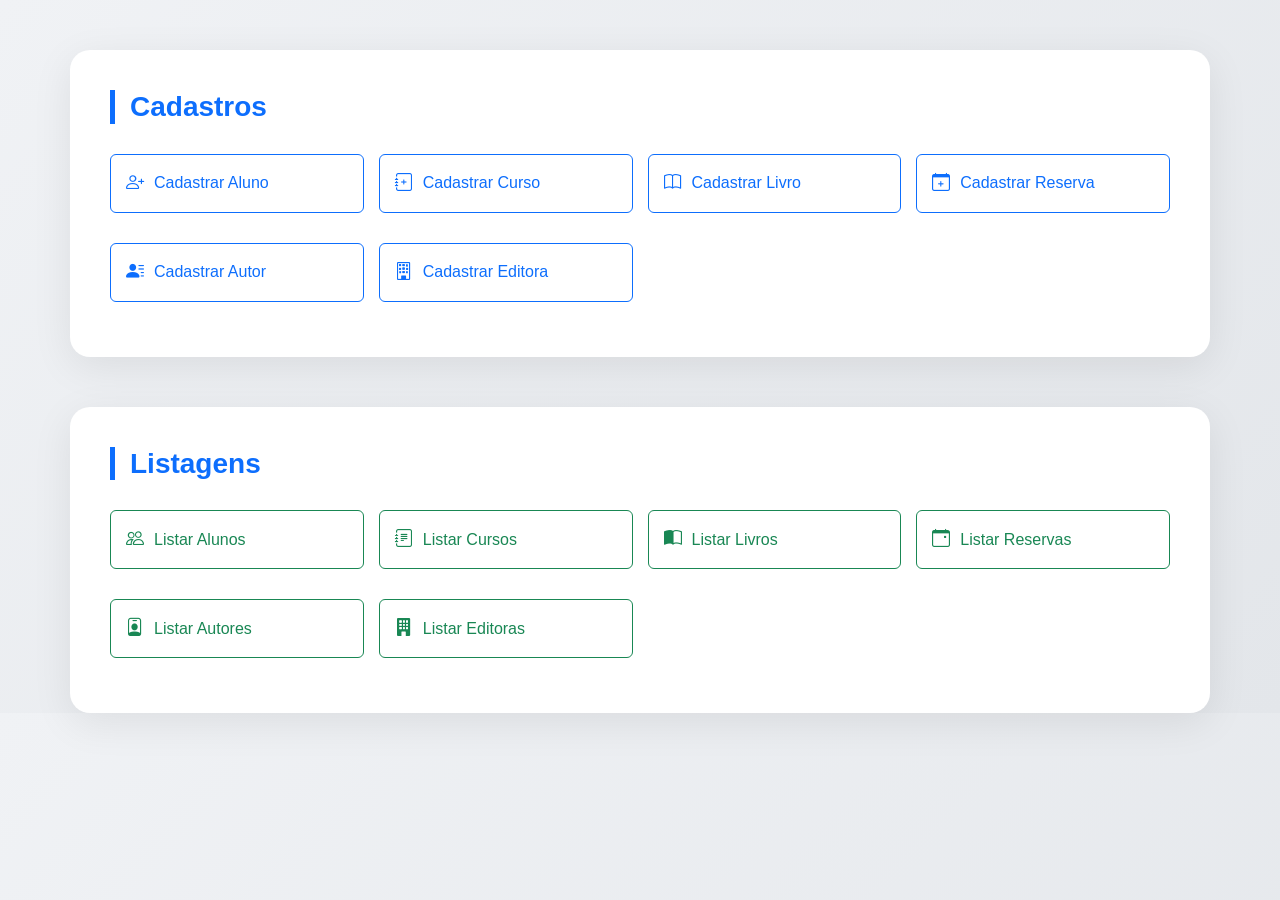
<file: src/main/resources/templates/index.html>
<!DOCTYPE html>
<html lang="pt" xmlns:th="http://www.thymeleaf.org">
<head>
    <meta charset="UTF-8">
    <title>Biblioteca</title>
    <meta name="viewport" content="width=device-width, initial-scale=1">

    <!-- Bootstrap CSS -->
    <link href="https://cdn.jsdelivr.net/npm/bootstrap@5.3.0-alpha3/dist/css/bootstrap.min.css" rel="stylesheet"
          integrity="sha384-KK94CHFLLe+nY2dmCWGMq91rCGa5gtU4mk92HdvYe+M/SXH301p5ILy+dN9+nJOZ" crossorigin="anonymous">

    <!-- Bootstrap Icons -->
    <link href="https://cdn.jsdelivr.net/npm/bootstrap-icons@1.10.5/font/bootstrap-icons.css" rel="stylesheet">

    <style>
        body {
            background: linear-gradient(135deg, #f0f2f5, #e3e6ea);
            font-family: 'Segoe UI', Tahoma, Geneva, Verdana, sans-serif;
        }

        .container {
            background: white;
            padding: 40px;
            border-radius: 20px;
            box-shadow: 0 10px 40px rgba(0, 0, 0, 0.08);
            margin-top: 50px;
            transition: transform 0.3s;
        }

        .container:hover {
            transform: translateY(-3px);
        }

        h1.section-title {
            font-size: 28px;
            font-weight: bold;
            color: #0d6efd;
            border-left: 5px solid #0d6efd;
            padding-left: 15px;
            margin-bottom: 30px;
        }

        .btn-custom {
            width: 100%;
            margin-bottom: 15px;
            padding: 15px;
            font-size: 16px;
            display: flex;
            align-items: center;
            gap: 10px;
            transition: all 0.2s ease-in-out;
        }

        .btn-custom i {
            font-size: 18px;
        }

        .btn-custom:hover {
            transform: scale(1.03);
        }

        @media (min-width: 576px) {
            .grid-buttons {
                display: grid;
                grid-template-columns: repeat(auto-fit, minmax(220px, 1fr));
                gap: 15px;
            }
        }
    </style>
</head>
<body>

<div class="container">
    <h1 class="section-title">Cadastros</h1>
    <div class="grid-buttons">
        <a class="btn btn-outline-primary btn-custom" th:href="@{/aluno/formulario}"><i class="bi bi-person-plus"></i> Cadastrar Aluno</a>
        <a class="btn btn-outline-primary btn-custom" th:href="@{/curso/formulario}"><i class="bi bi-journal-plus"></i> Cadastrar Curso</a>
        <a class="btn btn-outline-primary btn-custom" th:href="@{/livro/formulario}"><i class="bi bi-book"></i> Cadastrar Livro</a>
        <a class="btn btn-outline-primary btn-custom" th:href="@{/reserva/formulario}"><i class="bi bi-calendar-plus"></i> Cadastrar Reserva</a>
        <a class="btn btn-outline-primary btn-custom" th:href="@{/autor/formulario}"><i class="bi bi-person-lines-fill"></i> Cadastrar Autor</a>
        <a class="btn btn-outline-primary btn-custom" th:href="@{/editora/formulario}"><i class="bi bi-building"></i> Cadastrar Editora</a>
    </div>
</div>

<div class="container">
    <h1 class="section-title">Listagens</h1>
    <div class="grid-buttons">
        <a class="btn btn-outline-success btn-custom" th:href="@{/aluno/lista}"><i class="bi bi-people"></i> Listar Alunos</a>
        <a class="btn btn-outline-success btn-custom" th:href="@{/curso/lista}"><i class="bi bi-journal-text"></i> Listar Cursos</a>
        <a class="btn btn-outline-success btn-custom" th:href="@{/livro/lista}"><i class="bi bi-book-half"></i> Listar Livros</a>
        <a class="btn btn-outline-success btn-custom" th:href="@{/reserva/lista}"><i class="bi bi-calendar-event"></i> Listar Reservas</a>
        <a class="btn btn-outline-success btn-custom" th:href="@{/autor/lista}"><i class="bi bi-person-badge"></i> Listar Autores</a>
        <a class="btn btn-outline-success btn-custom" th:href="@{/editora/lista}"><i class="bi bi-building-fill"></i> Listar Editoras</a>
    </div>
</div>

<!-- Bootstrap JS -->
<script src="https://cdn.jsdelivr.net/npm/bootstrap@5.3.0-alpha3/dist/js/bootstrap.bundle.min.js"
        integrity="sha384-ENjdO4Dr2bkBIFxQpeoTz1HIcje39Wm4jDKdf19U8gI4ddQ3GYNS7NTKfAdVQSZe"
        crossorigin="anonymous"></script>
</body>
</html>
</file>
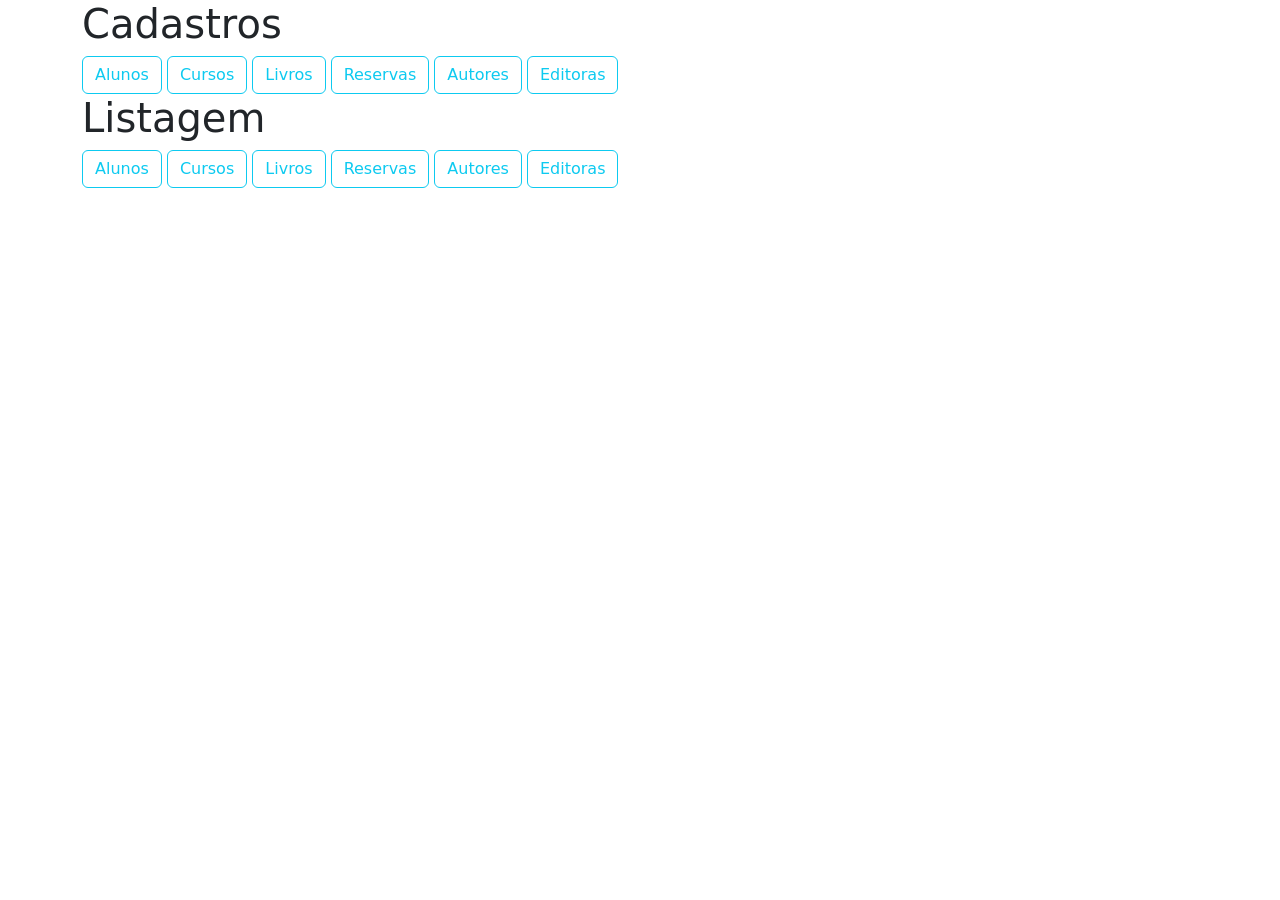
<file: bin/src/main/resources/templates/index.html>
<!DOCTYPE html>
<html lang="en" xmlns:th="http://www.thymeleaf.org">
<head>
    <meta charset="UTF-8">
    <title>Biblioteca</title>
    <meta name="viewport" content="width=device-width, initial-scale=1">
    <link href="https://cdn.jsdelivr.net/npm/bootstrap@5.3.0-alpha3/dist/css/bootstrap.min.css" rel="stylesheet"
          integrity="sha384-KK94CHFLLe+nY2dmCWGMq91rCGa5gtU4mk92HdvYe+M/SXH301p5ILy+dN9+nJOZ" crossorigin="anonymous">
</head>
<body>
<div class="container">
    <h1><span>Cadastros</span></h1>
    <a type="button" class="btn btn-outline-info" th:href="@{/aluno/formulario}">Alunos</a>
    <a type="button" class="btn btn-outline-info" th:href="@{/curso/formulario}">Cursos</a>
    <a type="button" class="btn btn-outline-info" th:href="@{/livro/formulario}">Livros</a>
    <a type="button" class="btn btn-outline-info" th:href="@{/reserva/formulario}">Reservas</a>
    <a type="button" class="btn btn-outline-info" th:href="@{/autor/formulario}">Autores</a>
    <a type="button" class="btn btn-outline-info" th:href="@{/editora/formulario}">Editoras</a>

</div>

<div class="container">
    <h1><span>Listagem</span></h1>
    <a type="button" class="btn btn-outline-info" th:href="@{/aluno/lista}">Alunos</a>
    <a type="button" class="btn btn-outline-info" th:href="@{/curso/lista}">Cursos</a>
    <a type="button" class="btn btn-outline-info" th:href="@{/livro/lista}">Livros</a>
    <a type="button" class="btn btn-outline-info" th:href="@{/reserva/lista}">Reservas</a>
    <a type="button" class="btn btn-outline-info" th:href="@{/autor/lista}">Autores</a>
    <a type="button" class="btn btn-outline-info" th:href="@{/editora/lista}">Editoras</a>

</div>

<script src="https://cdn.jsdelivr.net/npm/bootstrap@5.3.0-alpha3/dist/js/bootstrap.bundle.min.js"
        integrity="sha384-ENjdO4Dr2bkBIFxQpeoTz1HIcje39Wm4jDKdf19U8gI4ddQ3GYNS7NTKfAdVQSZe"
        crossorigin="anonymous"></script>
</body>
</html>
</file>
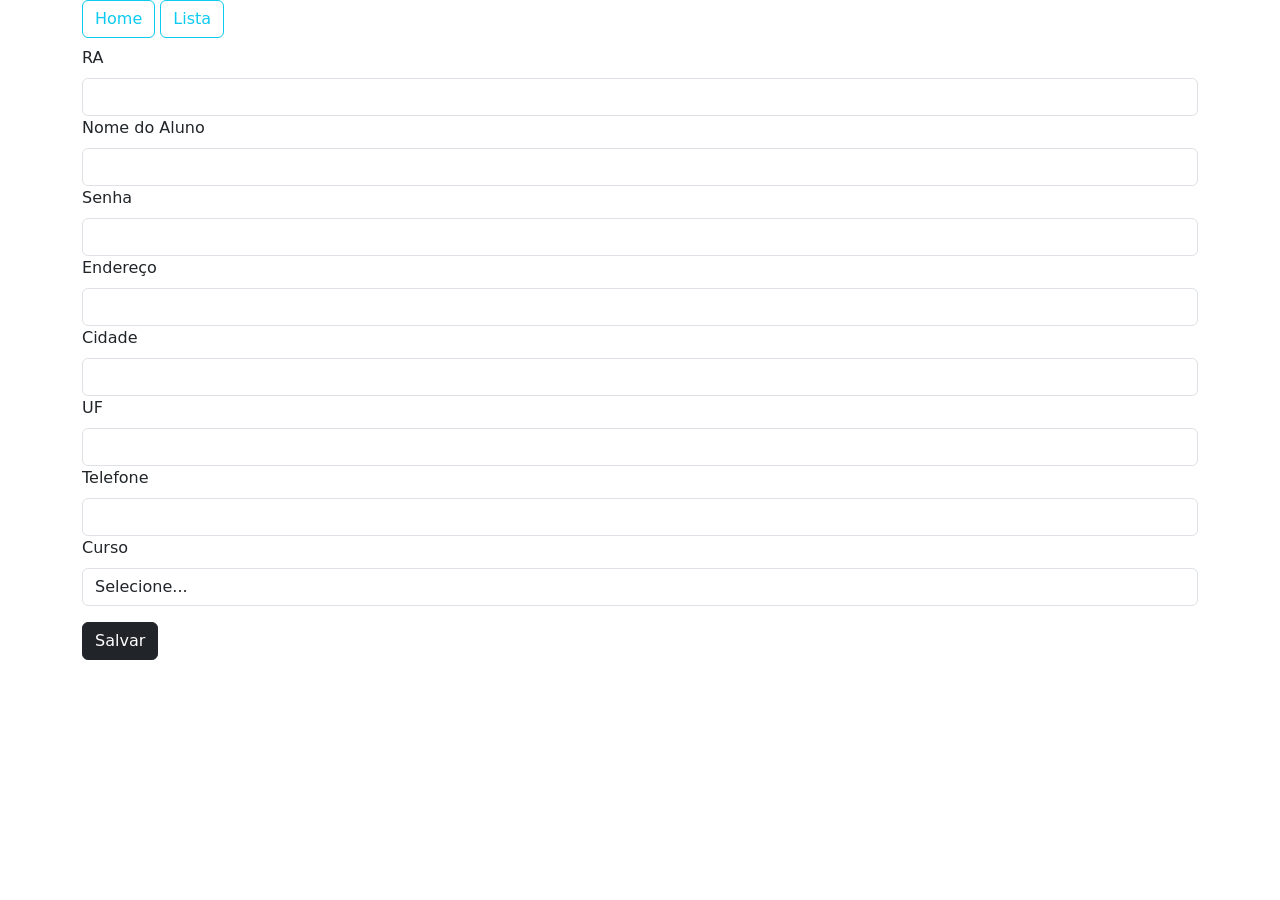
<file: src/main/resources/templates/aluno/formulario.html>
<!DOCTYPE html>
<html lang="en" xmlns:th="http://www.thymeleaf.org">
<head>
    <meta charset="UTF-8">
    <title>Biblioteca</title>
    <meta name="viewport" content="width=device-width, initial-scale=1">
    <link href="https://cdn.jsdelivr.net/npm/bootstrap@5.3.0-alpha3/dist/css/bootstrap.min.css" rel="stylesheet"
          integrity="sha384-KK94CHFLLe+nY2dmCWGMq91rCGa5gtU4mk92HdvYe+M/SXH301p5ILy+dN9+nJOZ" crossorigin="anonymous">
</head>
<body>
<div class="container">
    <a type="button" class="btn btn-outline-info" th:href="@{/}">Home</a>
    <a type="button" class="btn btn-outline-info" th:href="@{/aluno/lista}">Lista</a>
    <h1><span th:text="${cadastroAlunos}"></span></h1>

    <form>
        <div class="mb-3">
            <input name="id" th:value="${aluno.id}" type="text" hidden="true">

            <label class="form-label">RA</label>
            <input name="ra" th:value="${aluno.ra}" type="number" class="form-control">

            <label class="form-label">Nome do Aluno</label>
            <input name="nome" th:value="${aluno.nome}" type="text" class="form-control">

            <label class="form-label">Senha</label>
            <input name="senha" th:value="${aluno.senha}" type="password" class="form-control">

            <label class="form-label">Endereço</label>
            <input name="endereco" th:value="${aluno.endereco}" type="text" class="form-control">

            <label class="form-label">Cidade</label>
            <input name="cidade" th:value="${aluno.cidade}" type="text" class="form-control">

            <label class="form-label">UF</label>
            <input name="uf" th:value="${aluno.uf}" type="text" class="form-control">

            <label class="form-label">Telefone</label>
            <input name="telefone" th:value="${aluno.telefone}" type="number" class="form-control">

            <label class="form-label">Curso</label>
            <select th:field="${aluno.curso.id}" class="form-control">
                <option value="" selected="selected">Selecione...</option>
                <option th:each="curso : ${listaDeCursos}" th:value="${curso.id}" th:text="${curso.nome}"></option>
            </select>
        </div>

        <button th:formaction="@{/aluno/salvar}" formmethod="post" type="submit" class="btn btn-dark">Salvar</button>

    </form>

</div>

<script src="https://cdn.jsdelivr.net/npm/bootstrap@5.3.0-alpha3/dist/js/bootstrap.bundle.min.js"
        integrity="sha384-ENjdO4Dr2bkBIFxQpeoTz1HIcje39Wm4jDKdf19U8gI4ddQ3GYNS7NTKfAdVQSZe"
        crossorigin="anonymous"></script>
</body>
</html>
</file>
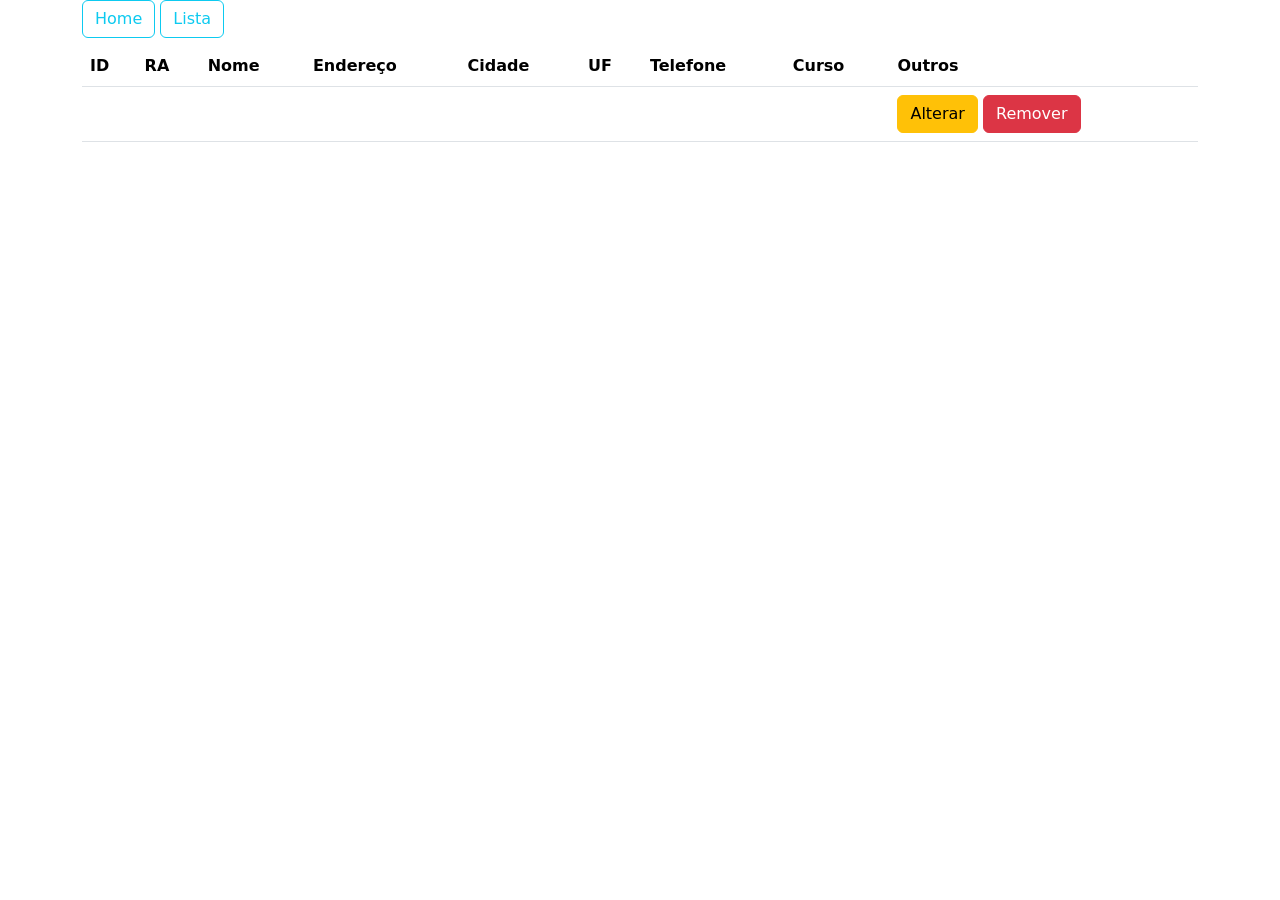
<file: src/main/resources/templates/aluno/lista.html>
<!DOCTYPE html>
<html lang="en" xmlns:th="http://www.thymeleaf.org">
<head>
    <meta charset="UTF-8">
    <title>Biblioteca</title>
    <meta name="viewport" content="width=device-width, initial-scale=1">
    <link href="https://cdn.jsdelivr.net/npm/bootstrap@5.3.0-alpha3/dist/css/bootstrap.min.css" rel="stylesheet"
          integrity="sha384-KK94CHFLLe+nY2dmCWGMq91rCGa5gtU4mk92HdvYe+M/SXH301p5ILy+dN9+nJOZ" crossorigin="anonymous">
</head>
<body>
<div class="container">
    <a type="button" class="btn btn-outline-info" th:href="@{/}">Home</a>
    <a type="button" class="btn btn-outline-info" th:href="@{/aluno/formulario}">Lista</a>
    <h1><span th:text="${listaAlunos}"></span></h1>

    <table class="table">
        <thead>
        <tr>
            <th scope="col">ID</th>
            <th scope="col">RA</th>
            <th scope="col">Nome</th>
            <th scope="col">Endereço</th>
            <th scope="col">Cidade</th>
            <th scope="col">UF</th>
            <th scope="col">Telefone</th>
            <th scope="col">Curso</th>
            <th scope="col">Outros</th>
        </tr>
        </thead>
        <tbody>
        <tr th:each="aluno : ${listaDeAlunos}">
            <th th:text="${aluno.id}"></th>
            <td th:text="${aluno.ra}"></td>
            <td th:text="${aluno.nome}"></td>
            <td th:text="${aluno.endereco}"></td>
            <td th:text="${aluno.cidade}"></td>
            <td th:text="${aluno.uf}"></td>
            <td th:text="${aluno.telefone}"></td>
            <td th:text="${aluno.curso}"></td>
            <td>
                <a th:href="@{'/aluno/alterar/' + ${aluno.id}}" type="button" class="btn btn-warning">Alterar</a>
                <a th:href="@{'/aluno/remover/' + ${aluno.id}}" type="button" class="btn btn-danger">Remover</a>
            </td>
        </tr>
        </tbody>
    </table>
</div>

<script src="https://cdn.jsdelivr.net/npm/bootstrap@5.3.0-alpha3/dist/js/bootstrap.bundle.min.js"
        integrity="sha384-ENjdO4Dr2bkBIFxQpeoTz1HIcje39Wm4jDKdf19U8gI4ddQ3GYNS7NTKfAdVQSZe"
        crossorigin="anonymous"></script>
</body>
</html>
</file>
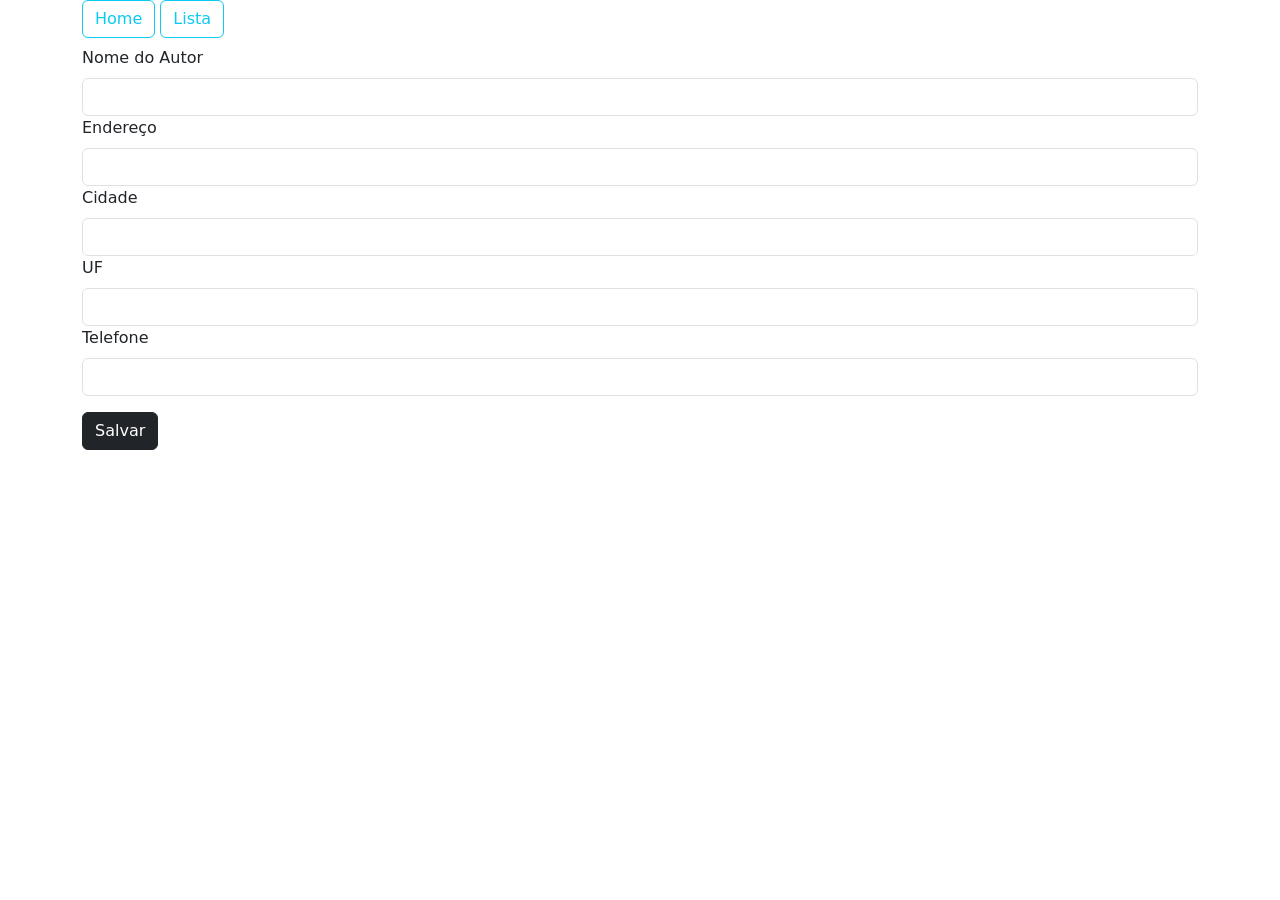
<file: src/main/resources/templates/autor/formulario.html>
<!DOCTYPE html>
<html lang="en" xmlns:th="http://www.thymeleaf.org">
<head>
  <meta charset="UTF-8">
  <title>Biblioteca</title>
  <meta name="viewport" content="width=device-width, initial-scale=1">
  <link href="https://cdn.jsdelivr.net/npm/bootstrap@5.3.0-alpha3/dist/css/bootstrap.min.css" rel="stylesheet"
        integrity="sha384-KK94CHFLLe+nY2dmCWGMq91rCGa5gtU4mk92HdvYe+M/SXH301p5ILy+dN9+nJOZ" crossorigin="anonymous">
</head>
<body>
<div class="container">
  <a type="button" class="btn btn-outline-info" th:href="@{/}">Home</a>
  <a type="button" class="btn btn-outline-info" th:href="@{/autor/lista}">Lista</a>
  <h1><span th:text="${autorMain}"></span></h1>

  <form>
    <div class="mb-3">
      <input name="id" th:value="${autor.id}" type="text" hidden="true">

      <label class="form-label">Nome do Autor</label>
      <input name="nome" th:value="${autor.nome}" type="text" class="form-control">

      <label class="form-label">Endereço</label>
      <input name="endereco" th:value="${autor.endereco}" type="text" class="form-control">

      <label class="form-label">Cidade</label>
      <input name="cidade" th:value="${autor.cidade}" type="text" class="form-control">

      <label class="form-label">UF</label>
      <input name="uf" th:value="${autor.uf}" type="text" class="form-control">

      <label class="form-label">Telefone</label>
      <input name="telefone" th:value="${autor.telefone}" type="number" class="form-control">

    </div>

    <button th:formaction="@{/autor/salvar}" formmethod="post" type="submit" class="btn btn-dark">Salvar</button>

  </form>

</div>

<script src="https://cdn.jsdelivr.net/npm/bootstrap@5.3.0-alpha3/dist/js/bootstrap.bundle.min.js"
        integrity="sha384-ENjdO4Dr2bkBIFxQpeoTz1HIcje39Wm4jDKdf19U8gI4ddQ3GYNS7NTKfAdVQSZe"
        crossorigin="anonymous"></script>
</body>
</html>
</file>
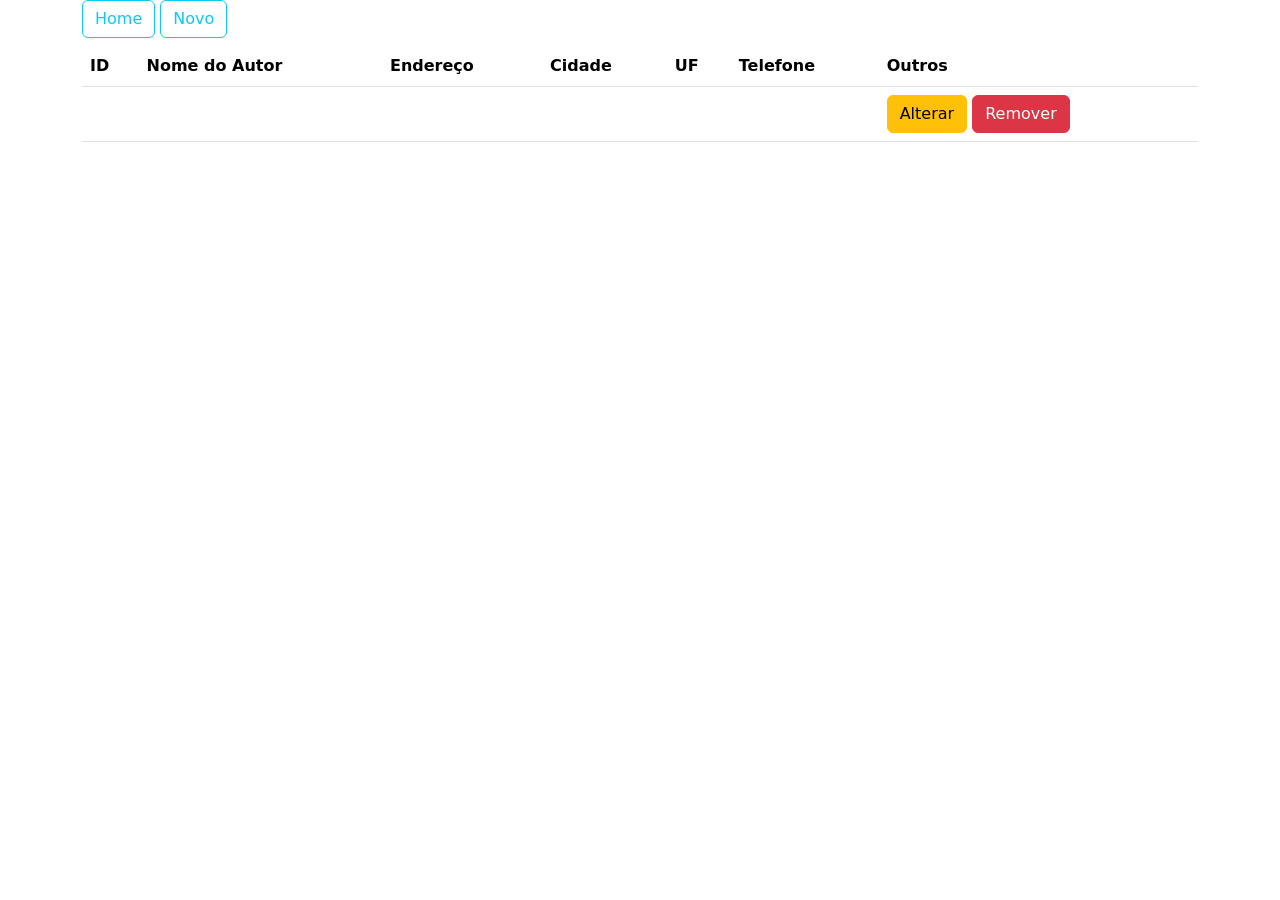
<file: src/main/resources/templates/autor/lista.html>
<!DOCTYPE html>
<html lang="en" xmlns:th="http://www.thymeleaf.org">
<head>
    <meta charset="UTF-8">
    <title>Biblioteca</title>
    <meta name="viewport" content="width=device-width, initial-scale=1">
    <link href="https://cdn.jsdelivr.net/npm/bootstrap@5.3.0-alpha3/dist/css/bootstrap.min.css" rel="stylesheet"
          integrity="sha384-KK94CHFLLe+nY2dmCWGMq91rCGa5gtU4mk92HdvYe+M/SXH301p5ILy+dN9+nJOZ" crossorigin="anonymous">
</head>
<body>
<div class="container">
    <a type="button" class="btn btn-outline-info" th:href="@{/}">Home</a>
    <a type="button" class="btn btn-outline-info" th:href="@{/autor/formulario}">Novo</a>
    <h1><span th:text="${autorMain}"></span></h1>

    <table class="table">
        <thead>
        <tr>
            <th scope="col">ID</th>
            <th scope="col">Nome do Autor</th>
            <th scope="col">Endereço</th>
            <th scope="col">Cidade</th>
            <th scope="col">UF</th>
            <th scope="col">Telefone</th>
            <th scope="col">Outros</th>
        </tr>
        </thead>
        <tbody>
        <tr th:each="autor : ${listadeAutores}">
            <th th:text="${autor.id}"></th>
            <td th:text="${autor.nome}"></td>
            <td th:text="${autor.endereco}"></td>
            <td th:text="${autor.cidade}"></td>
            <td th:text="${autor.uf}"></td>
            <td th:text="${autor.telefone}"></td>
            <td>
                <a th:href="@{'/autor/alterar/' + ${autor.id}}" type="button" class="btn btn-warning">Alterar</a>
                <a th:href="@{'/autor/remover/' + ${autor.id}}" type="button" class="btn btn-danger">Remover</a>
            </td>
        </tr>
        </tbody>
    </table>
</div>

<script src="https://cdn.jsdelivr.net/npm/bootstrap@5.3.0-alpha3/dist/js/bootstrap.bundle.min.js"
        integrity="sha384-ENjdO4Dr2bkBIFxQpeoTz1HIcje39Wm4jDKdf19U8gI4ddQ3GYNS7NTKfAdVQSZe"
        crossorigin="anonymous"></script>
</body>
</html>
</file>
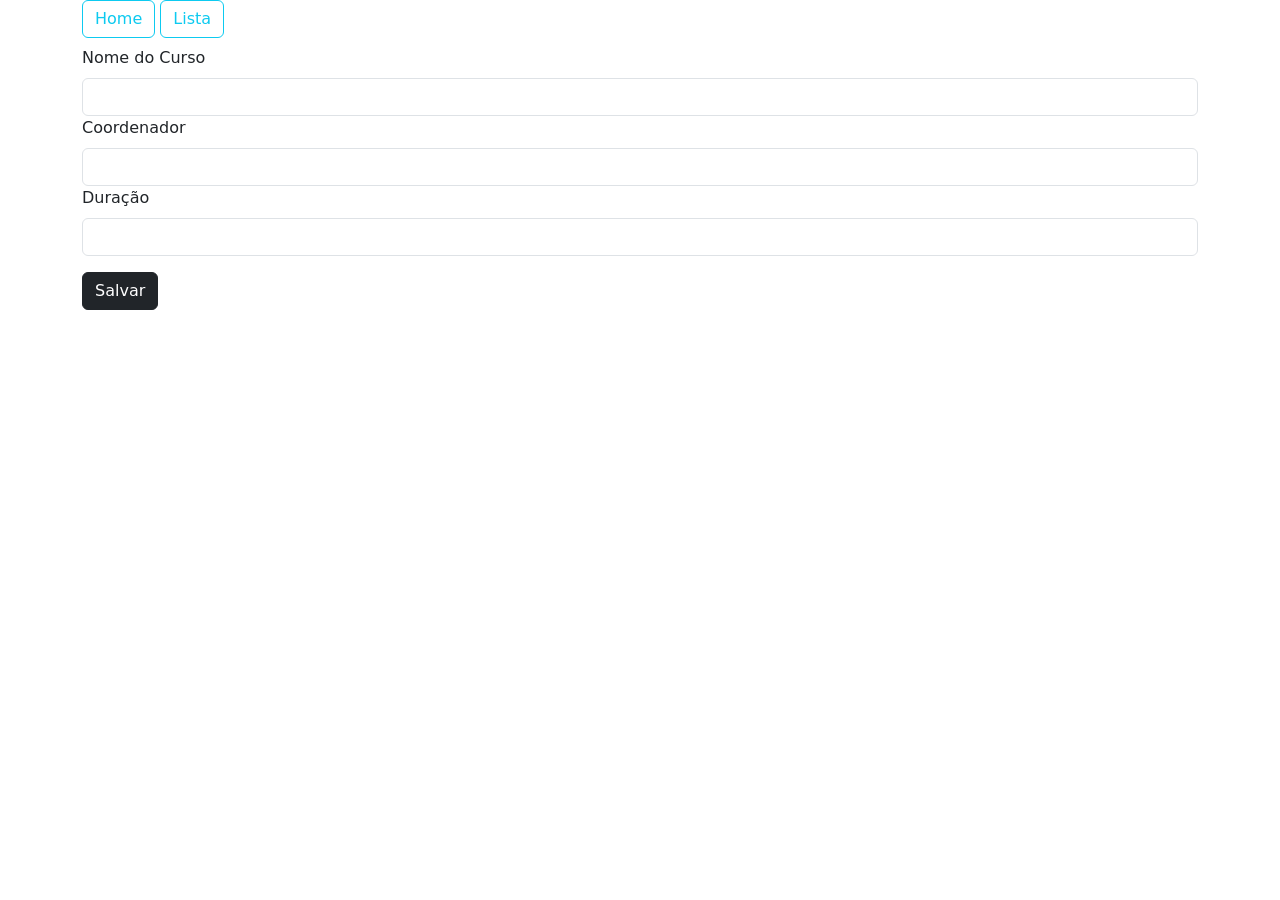
<file: src/main/resources/templates/curso/formulario.html>
<!DOCTYPE html>
<html lang="en" xmlns:th="http://www.thymeleaf.org">
<head>
  <meta charset="UTF-8">
  <title>Biblioteca</title>
  <meta name="viewport" content="width=device-width, initial-scale=1">
  <link href="https://cdn.jsdelivr.net/npm/bootstrap@5.3.0-alpha3/dist/css/bootstrap.min.css" rel="stylesheet"
        integrity="sha384-KK94CHFLLe+nY2dmCWGMq91rCGa5gtU4mk92HdvYe+M/SXH301p5ILy+dN9+nJOZ" crossorigin="anonymous">
</head>
<body>
<div class="container">
  <a type="button" class="btn btn-outline-info" th:href="@{/}">Home</a>
  <a type="button" class="btn btn-outline-info" th:href="@{/curso/lista}">Lista</a>
  <h1><span th:text="${cursoMain}"></span></h1>

  <form>
    <div class="mb-3">
      <input name="id" th:value="${curso.id}" type="number" hidden="true">

      <label class="form-label">Nome do Curso</label>
      <input name="curso" th:value="${curso.nome}" type="text" class="form-control">

      <label class="form-label">Coordenador</label>
      <input name="coordenador" th:value="${curso.coordenador}" type="text" class="form-control">

      <label class="form-label">Duração</label>
      <input name="duracao" th:value="${curso.duracao}" type="text" class="form-control">
    </div>

      <button th:formaction="@{/curso/salvar}" formmethod="post" type="submit" class="btn btn-dark">Salvar</button>

  </form>
</div>

<script src="https://cdn.jsdelivr.net/npm/bootstrap@5.3.0-alpha3/dist/js/bootstrap.bundle.min.js"
        integrity="sha384-ENjdO4Dr2bkBIFxQpeoTz1HIcje39Wm4jDKdf19U8gI4ddQ3GYNS7NTKfAdVQSZe"
        crossorigin="anonymous"></script>
</body>
</html>
</file>
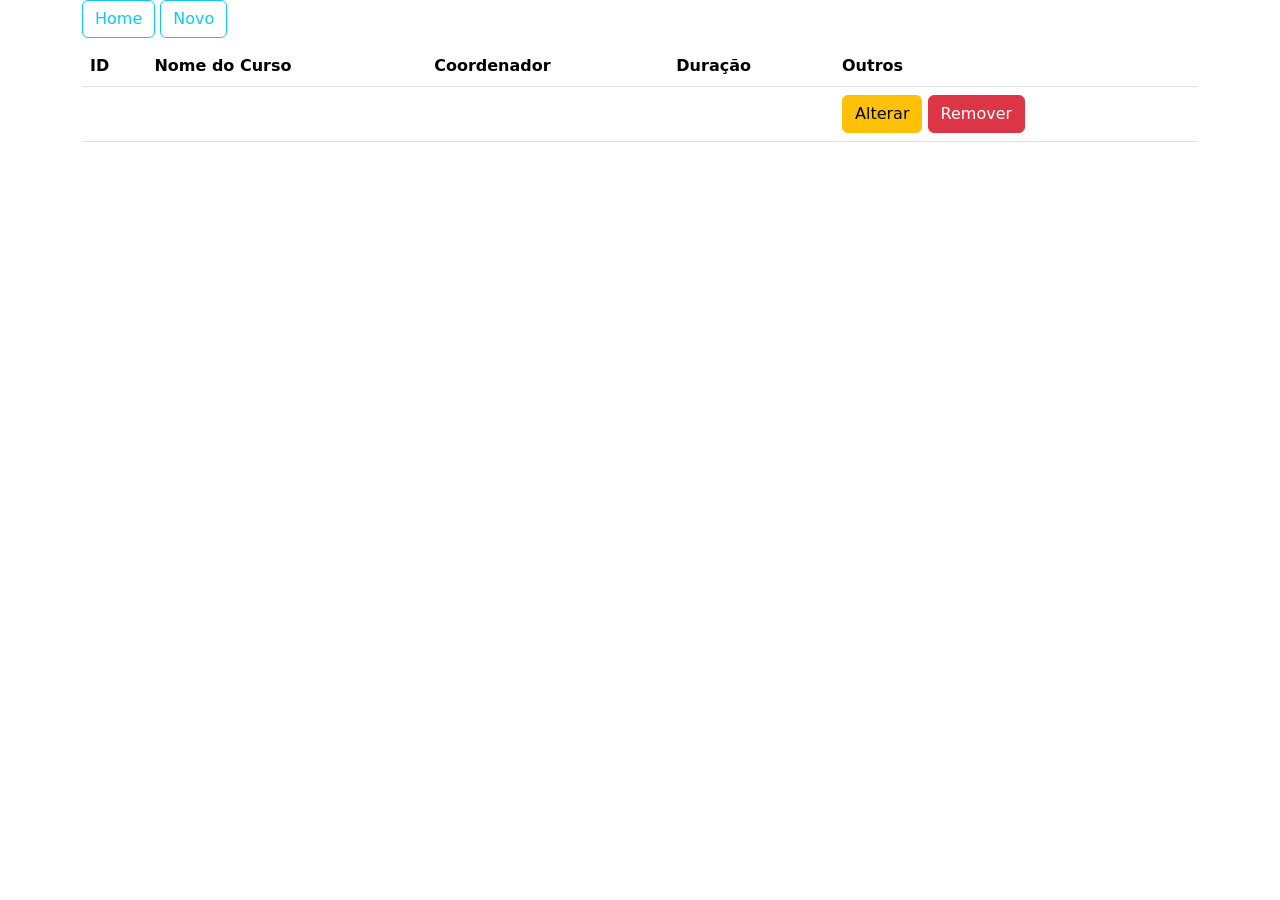
<file: src/main/resources/templates/curso/lista.html>
<!DOCTYPE html>
<html lang="en" xmlns:th="http://www.thymeleaf.org">
<head>
  <meta charset="UTF-8">
  <title>Biblioteca</title>
  <meta name="viewport" content="width=device-width, initial-scale=1">
  <link href="https://cdn.jsdelivr.net/npm/bootstrap@5.3.0-alpha3/dist/css/bootstrap.min.css" rel="stylesheet"
        integrity="sha384-KK94CHFLLe+nY2dmCWGMq91rCGa5gtU4mk92HdvYe+M/SXH301p5ILy+dN9+nJOZ" crossorigin="anonymous">
</head>
<body>
<div class="container">
  <a type="button" class="btn btn-outline-info" th:href="@{/}">Home</a>
  <a type="button" class="btn btn-outline-info" th:href="@{/curso/formulario}">Novo</a>
  <h1><span th:text="${cursoMain}"></span></h1>

  <table class="table">
    <thead>
    <tr>
      <th scope="col">ID</th>
      <th scope="col">Nome do Curso</th>
      <th scope="col">Coordenador</th>
      <th scope="col">Duração</th>
      <th scope="col">Outros</th>
    </tr>
    </thead>
    <tbody>
    <tr th:each="curso : ${listaDeCursoss}">
      <th th:text="${curso.id}"></th>
      <td th:text="${curso.nome}"></td>
      <td th:text="${curso.coordenador}"></td>
      <td th:text="${curso.duracao}"></td>

      <td>
        <a th:href="@{'/curso/alterar/' + ${curso.id}}" type="button" class="btn btn-warning">Alterar</a>
        <a th:href="@{'/curso/remover/' + ${curso.id}}" type="button" class="btn btn-danger">Remover</a>
      </td>
    </tr>
    </tbody>
  </table>
</div>

<script src="https://cdn.jsdelivr.net/npm/bootstrap@5.3.0-alpha3/dist/js/bootstrap.bundle.min.js"
        integrity="sha384-ENjdO4Dr2bkBIFxQpeoTz1HIcje39Wm4jDKdf19U8gI4ddQ3GYNS7NTKfAdVQSZe"
        crossorigin="anonymous"></script>
</body>
</html>
</file>
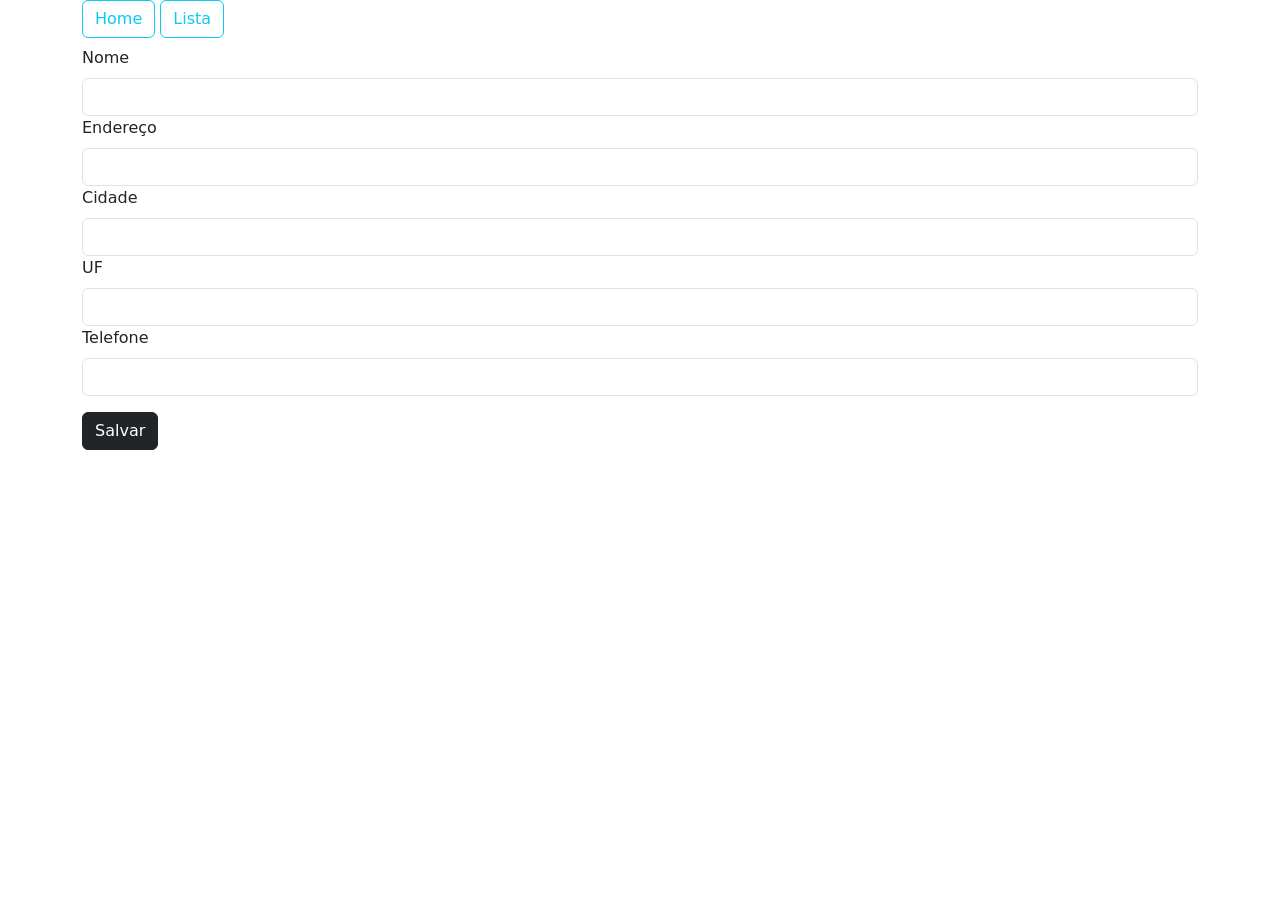
<file: src/main/resources/templates/editora/formulario.html>
<!DOCTYPE html>
<html lang="en" xmlns:th="http://www.thymeleaf.org">
<head>
  <meta charset="UTF-8">
  <title>Biblioteca</title>
  <meta name="viewport" content="width=device-width, initial-scale=1">
  <link href="https://cdn.jsdelivr.net/npm/bootstrap@5.3.0-alpha3/dist/css/bootstrap.min.css" rel="stylesheet"
        integrity="sha384-KK94CHFLLe+nY2dmCWGMq91rCGa5gtU4mk92HdvYe+M/SXH301p5ILy+dN9+nJOZ" crossorigin="anonymous">
</head>
<body>
<div class="container">
  <a type="button" class="btn btn-outline-info" th:href="@{/}">Home</a>
  <a type="button" class="btn btn-outline-info" th:href="@{/editora/lista}">Lista</a>
  <h1><span th:text="${editoraMain}"></span></h1>

  <form>
    <div class="mb-3">
      <input name="id" th:value="${editora.id}" type="text" hidden="true">

      <label class="form-label">Nome</label>
      <input name="nome" th:value="${editora.nome}" type="text" class="form-control">

      <label class="form-label">Endereço</label>
      <input name="endereco" th:value="${editora.endereco}" type="text" class="form-control">

      <label class="form-label">Cidade</label>
      <input name="cidade" th:value="${editora.cidade}" type="text" class="form-control">

      <label class="form-label">UF</label>
      <input name="uf" th:value="${editora.uf}" type="text" class="form-control">

      <label class="form-label">Telefone</label>
      <input name="telefone" th:value="${editora.telefone}" type="number" class="form-control">

    </div>

    <button th:formaction="@{/editora/salvar}" formmethod="post" type="submit" class="btn btn-dark">Salvar</button>

  </form>

</div>

<script src="https://cdn.jsdelivr.net/npm/bootstrap@5.3.0-alpha3/dist/js/bootstrap.bundle.min.js"
        integrity="sha384-ENjdO4Dr2bkBIFxQpeoTz1HIcje39Wm4jDKdf19U8gI4ddQ3GYNS7NTKfAdVQSZe"
        crossorigin="anonymous"></script>
</body>
</html>
</file>
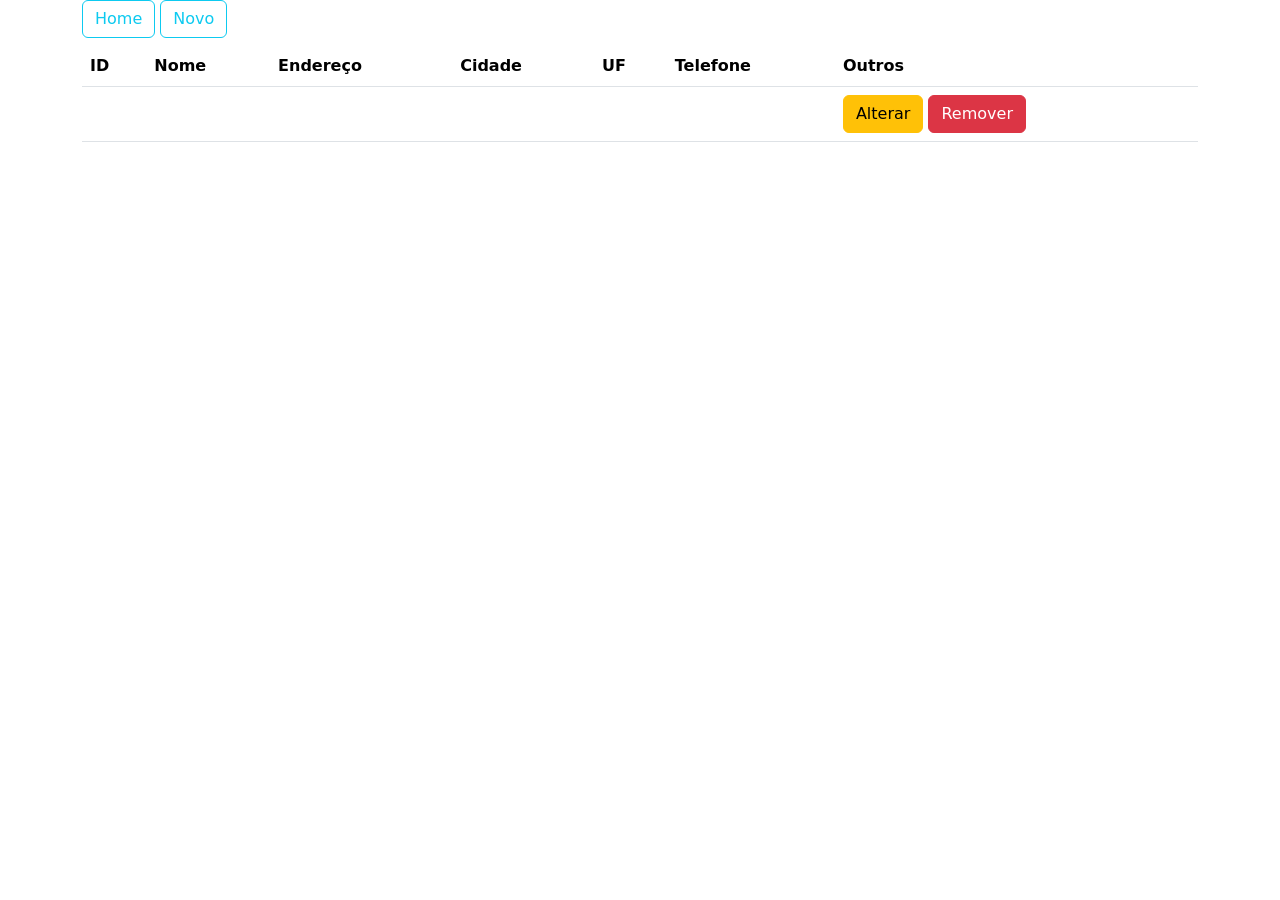
<file: src/main/resources/templates/editora/lista.html>
<!DOCTYPE html>
<html lang="en" xmlns:th="http://www.thymeleaf.org">
<head>
  <meta charset="UTF-8">
  <title>Biblioteca</title>
  <meta name="viewport" content="width=device-width, initial-scale=1">
  <link href="https://cdn.jsdelivr.net/npm/bootstrap@5.3.0-alpha3/dist/css/bootstrap.min.css" rel="stylesheet"
        integrity="sha384-KK94CHFLLe+nY2dmCWGMq91rCGa5gtU4mk92HdvYe+M/SXH301p5ILy+dN9+nJOZ" crossorigin="anonymous">
</head>
<body>
<div class="container">
  <a type="button" class="btn btn-outline-info" th:href="@{/}">Home</a>
  <a type="button" class="btn btn-outline-info" th:href="@{/editora/formulario}">Novo</a>
  <h1><span th:text="${editoraMain}"></span></h1>

  <table class="table">
    <thead>
    <tr>
      <th scope="col">ID</th>
      <th scope="col">Nome</th>
      <th scope="col">Endereço</th>
      <th scope="col">Cidade</th>
      <th scope="col">UF</th>
      <th scope="col">Telefone</th>
      <th scope="col">Outros</th>
    </tr>
    </thead>
    <tbody>
    <tr th:each="editora : ${listaDeEditoras}">
      <th th:text="${editora.id}"></th>
      <td th:text="${editora.nome}"></td>
      <td th:text="${editora.endereco}"></td>
      <td th:text="${editora.cidade}"></td>
      <td th:text="${editora.uf}"></td>
      <td th:text="${editora.telefone}"></td>
      <td>
        <a th:href="@{'/editora/alterar/' + ${aluno.id}}" type="button" class="btn btn-warning">Alterar</a>
        <a th:href="@{'/editora/remover/' + ${aluno.id}}" type="button" class="btn btn-danger">Remover</a>
      </td>
    </tr>
    </tbody>
  </table>
</div>

<script src="https://cdn.jsdelivr.net/npm/bootstrap@5.3.0-alpha3/dist/js/bootstrap.bundle.min.js"
        integrity="sha384-ENjdO4Dr2bkBIFxQpeoTz1HIcje39Wm4jDKdf19U8gI4ddQ3GYNS7NTKfAdVQSZe"
        crossorigin="anonymous"></script>
</body>
</html>
</file>
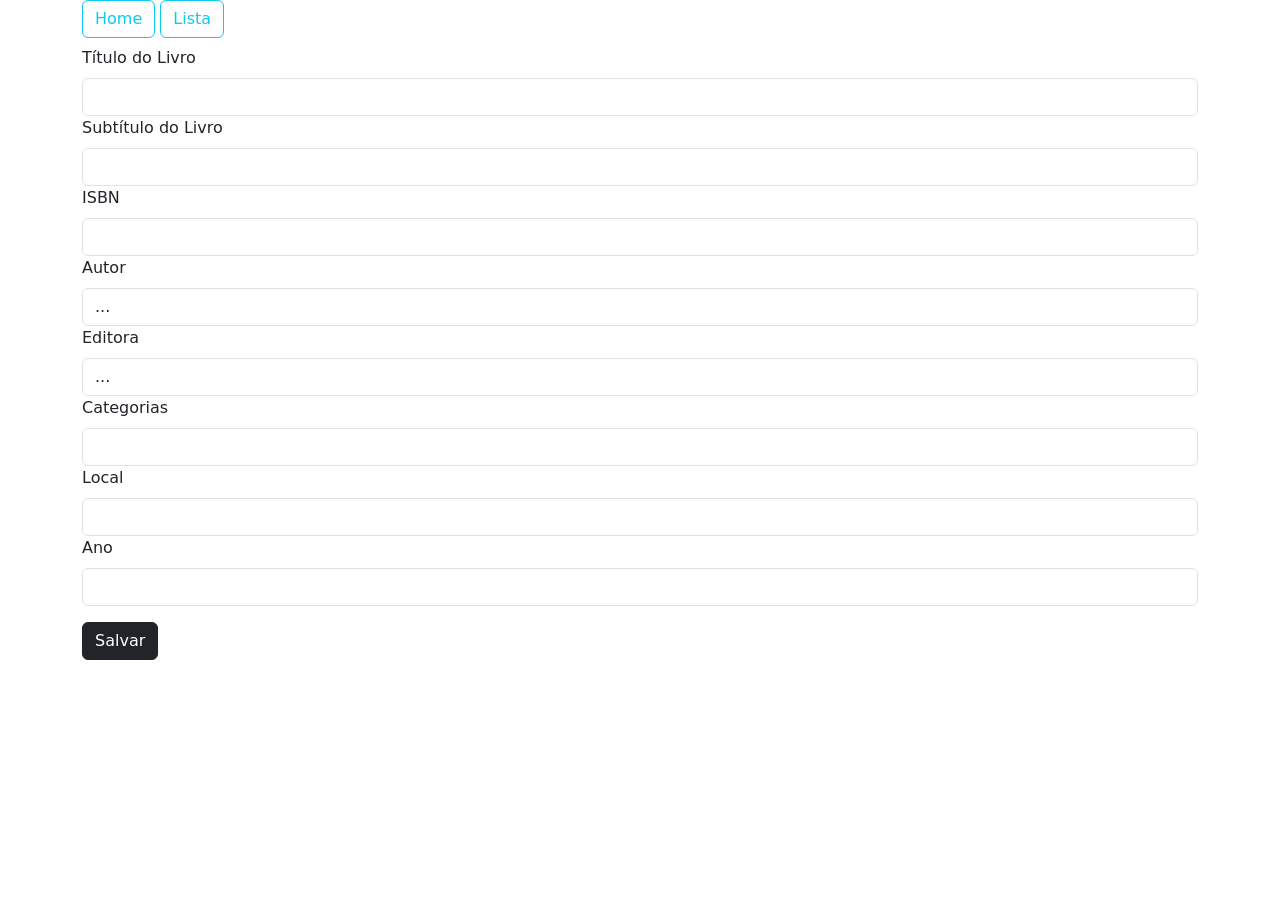
<file: src/main/resources/templates/livro/formulario.html>
<!DOCTYPE html>
<html lang="en" xmlns:th="http://www.thymeleaf.org">
<head>
    <meta charset="UTF-8">
    <title>Biblioteca</title>
    <meta name="viewport" content="width=device-width, initial-scale=1">
    <link href="https://cdn.jsdelivr.net/npm/bootstrap@5.3.0-alpha3/dist/css/bootstrap.min.css" rel="stylesheet"
          integrity="sha384-KK94CHFLLe+nY2dmCWGMq91rCGa5gtU4mk92HdvYe+M/SXH301p5ILy+dN9+nJOZ" crossorigin="anonymous">
</head>
<body>
<div class="container">
    <a type="button" class="btn btn-outline-info" th:href="@{/}">Home</a>
    <a type="button" class="btn btn-outline-info" th:href="@{/livro/lista}">Lista</a>
    <h1><span th:text="${listaLivros}"></span></h1>

    <form>
        <div class="mb-3">
            <input name="id" th:value="${livro.id}" type="text" hidden="true">

            <label class="form-label">Título do Livro</label>
            <input name="livro" th:value="${livro.titulo}" type="text" class="form-control">

            <label class="form-label">Subtítulo do Livro</label>
            <input name="subTitulo" th:value="${livro.subTitulo}" type="text" class="form-control">

            <label class="form-label">ISBN</label>
            <input name="isbn" th:value="${livro.isbn}" type="text" class="form-control">

            <label class="form-label">Autor</label>
            <select th:field="${livro.autor.id}" class="form-control">
                <option value="" selected="selected">...</option>
                <option th:each="autor : ${listaDeAutores}" th:value="${autor.id}" th:text="${autor.nome}"></option>
            </select>

            <label class="form-label">Editora</label>
            <select th:field="${livro.editora.id}" class="form-control">
                <option value="" selected="selected">...</option>
                <option th:each="editora : ${listaDeEditores}" th:value="${editora.id}" th:text="${editora.nome}"></option>
            </select>

            <label class="form-label">Categorias</label>
            <input name="categoria" th:value="${livro.categoria}" type="text" class="form-control">

            <label class="form-label">Local</label>
            <input name="local" th:value="${livro.local}" type="text" class="form-control">

            <label class="form-label">Ano</label>
            <input name="ano" th:value="${livro.ano}" type="number" class="form-control">

        </div>

        <button th:formaction="@{/livro/salvar}" formmethod="post" type="submit" class="btn btn-dark">Salvar</button>

    </form>

</div>

<script src="https://cdn.jsdelivr.net/npm/bootstrap@5.3.0-alpha3/dist/js/bootstrap.bundle.min.js"
        integrity="sha384-ENjdO4Dr2bkBIFxQpeoTz1HIcje39Wm4jDKdf19U8gI4ddQ3GYNS7NTKfAdVQSZe"
        crossorigin="anonymous"></script>
</body>
</html>
</file>
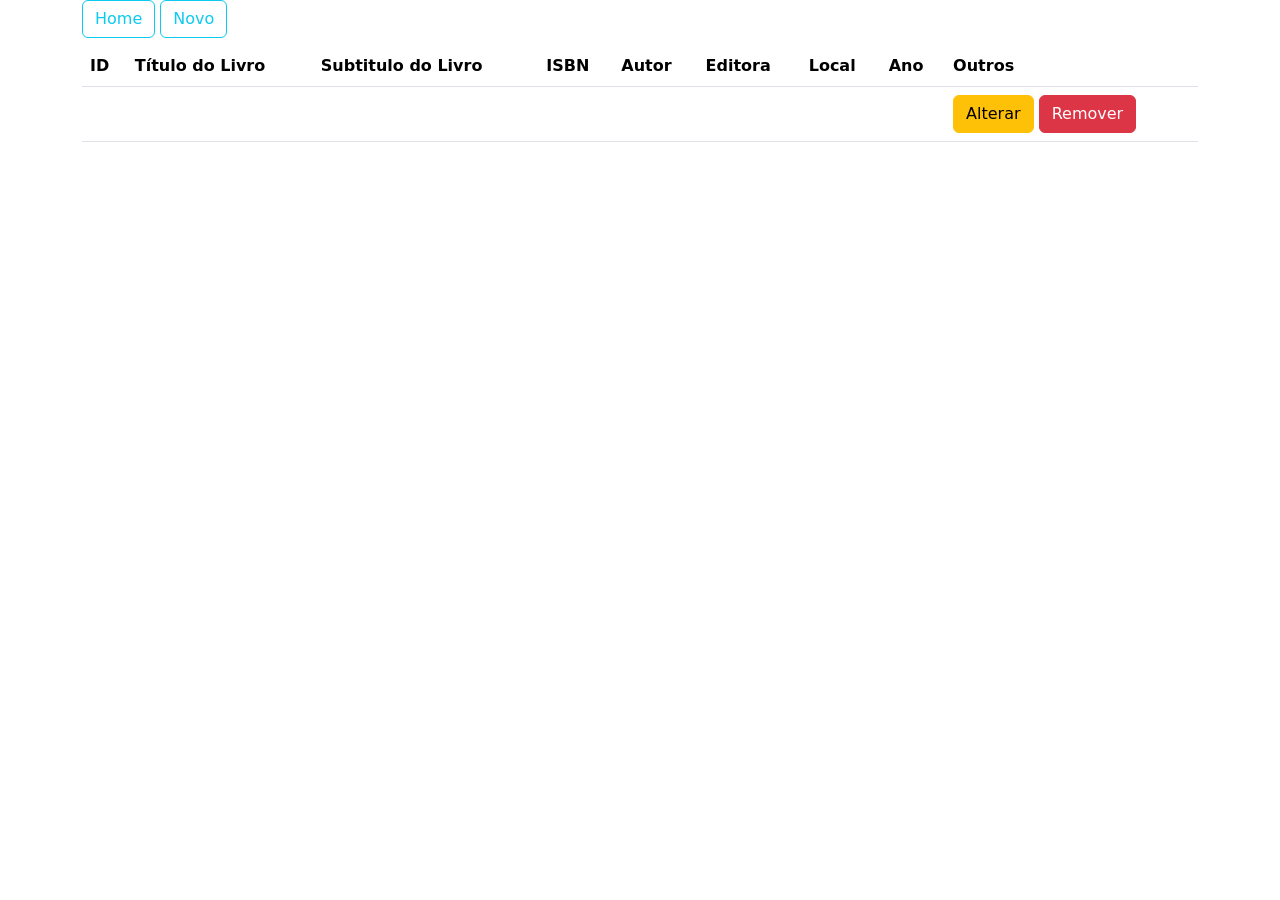
<file: src/main/resources/templates/livro/lista.html>
<!DOCTYPE html>
<html lang="en" xmlns:th="http://www.thymeleaf.org">
<head>
  <meta charset="UTF-8">
  <title>Biblioteca</title>
  <meta name="viewport" content="width=device-width, initial-scale=1">
  <link href="https://cdn.jsdelivr.net/npm/bootstrap@5.3.0-alpha3/dist/css/bootstrap.min.css" rel="stylesheet"
        integrity="sha384-KK94CHFLLe+nY2dmCWGMq91rCGa5gtU4mk92HdvYe+M/SXH301p5ILy+dN9+nJOZ" crossorigin="anonymous">
</head>
<body>
<div class="container">
  <a type="button" class="btn btn-outline-info" th:href="@{/}">Home</a>
  <a type="button" class="btn btn-outline-info" th:href="@{/livro/formulario}">Novo</a>
  <h1><span th:text="${listaLivros}"></span></h1>

  <table class="table">
    <thead>
    <tr>
      <th scope="col">ID</th>
      <th scope="col">Título do Livro</th>
      <th scope="col">Subtitulo do Livro</th>
      <th scope="col">ISBN</th>
      <th scope="col">Autor</th>
      <th scope="col">Editora</th>
      <th scope="col">Local</th>
      <th scope="col">Ano</th>
      <th scope="col">Outros</th>
    </tr>
    </thead>
    <tbody>
    <tr th:each="livro : ${listaDeLivros}">
      <th th:text="${livro.id}"></th>
      <th th:text="${livro.titulo}"></th>
      <th th:text="${livro.subTitulo}"></th>
      <th th:text="${livro.isbn}"></th>
      <th th:text="${livro.autor.nome}"></th>
      <th th:text="${livro.editora.nome}"></th>
      <th th:text="${livro.local}"></th>
      <th th:text="${livro.ano}"></th>

      <td>
        <a th:href="@{'/livro/alterar/' + ${livro.id}}" type="button" class="btn btn-warning">Alterar</a>
        <a th:href="@{'/livro/remover/' + ${livro.id}}" type="button" class="btn btn-danger">Remover</a>
      </td>
    </tr>
    </tbody>
  </table>
</div>

<script src="https://cdn.jsdelivr.net/npm/bootstrap@5.3.0-alpha3/dist/js/bootstrap.bundle.min.js"
        integrity="sha384-ENjdO4Dr2bkBIFxQpeoTz1HIcje39Wm4jDKdf19U8gI4ddQ3GYNS7NTKfAdVQSZe"
        crossorigin="anonymous"></script>
</body>
</html>
</file>
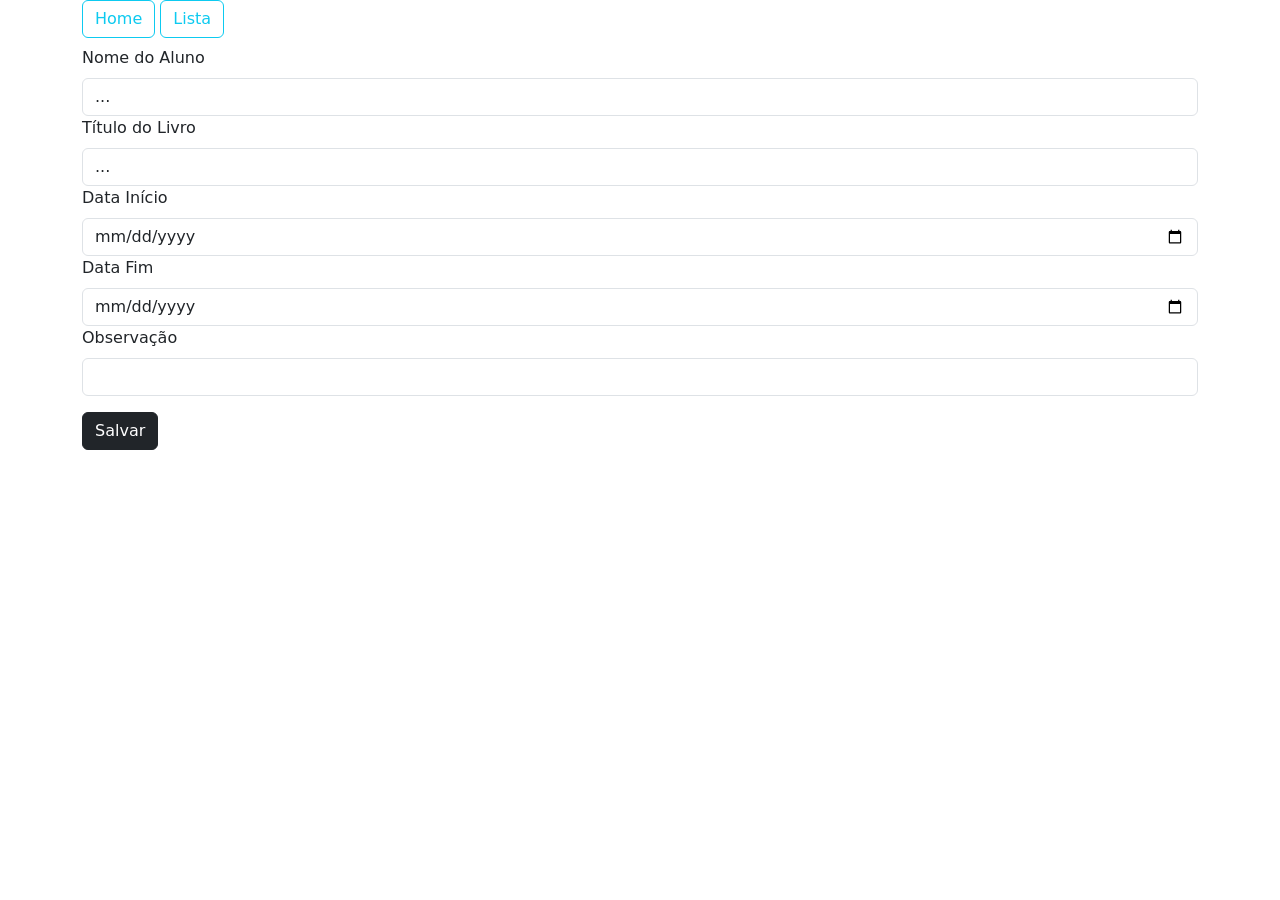
<file: src/main/resources/templates/reserva/formulario.html>
<!DOCTYPE html>
<html lang="en" xmlns:th="http://www.thymeleaf.org">
<head>
  <meta charset="UTF-8">
  <title>Biblioteca</title>
  <meta name="viewport" content="width=device-width, initial-scale=1">
  <link href="https://cdn.jsdelivr.net/npm/bootstrap@5.3.0-alpha3/dist/css/bootstrap.min.css" rel="stylesheet"
        integrity="sha384-KK94CHFLLe+nY2dmCWGMq91rCGa5gtU4mk92HdvYe+M/SXH301p5ILy+dN9+nJOZ" crossorigin="anonymous">
</head>
<body>
<div class="container">
  <a type="button" class="btn btn-outline-info" th:href="@{/}">Home</a>
  <a type="button" class="btn btn-outline-info" th:href="@{/reserva/lista}">Lista</a>
  <h1><span th:text="${listaReservas}"></span></h1>

  <form>
    <div class="mb-3">
      <input name="id" th:value="${reserva.id}" type="text" hidden="true">

      <label class="form-label">Nome do Aluno</label>
      <select th:field="${reserva.aluno.id}" class="form-control">
        <option value="" selected="selected">...</option>
        <option th:each="aluno : ${listaDeAlunos}" th:value="${aluno.id}" th:text="${aluno.nome}"></option>
      </select>

      <label class="form-label">Título do Livro</label>
      <select th:field="${reserva.livro.id}" class="form-control">
        <option value="" selected="selected">...</option>
        <option th:each="livro : ${listaDeLivros}" th:value="${livro.id}" th:text="${livro.nome}"></option>
      </select>

      <label class="form-label">Data Início</label>
      <input name="dataInicio" th:value="${reserva.dataInicio}" type="date" class="form-control">

      <label class="form-label">Data Fim</label>
      <input name="dataFim" th:value="${reserva.dataFim}" type="date" class="form-control">

      <label class="form-label">Observação</label>
      <input name="observacao" th:value="${reserva.observacao}" type="text" class="form-control">

    </div>

    <button th:formaction="@{/reserva/salvar}" formmethod="post" type="submit" class="btn btn-dark">Salvar</button>

  </form>

</div>

<script src="https://cdn.jsdelivr.net/npm/bootstrap@5.3.0-alpha3/dist/js/bootstrap.bundle.min.js"
        integrity="sha384-ENjdO4Dr2bkBIFxQpeoTz1HIcje39Wm4jDKdf19U8gI4ddQ3GYNS7NTKfAdVQSZe"
        crossorigin="anonymous"></script>
</body>
</html>
</file>
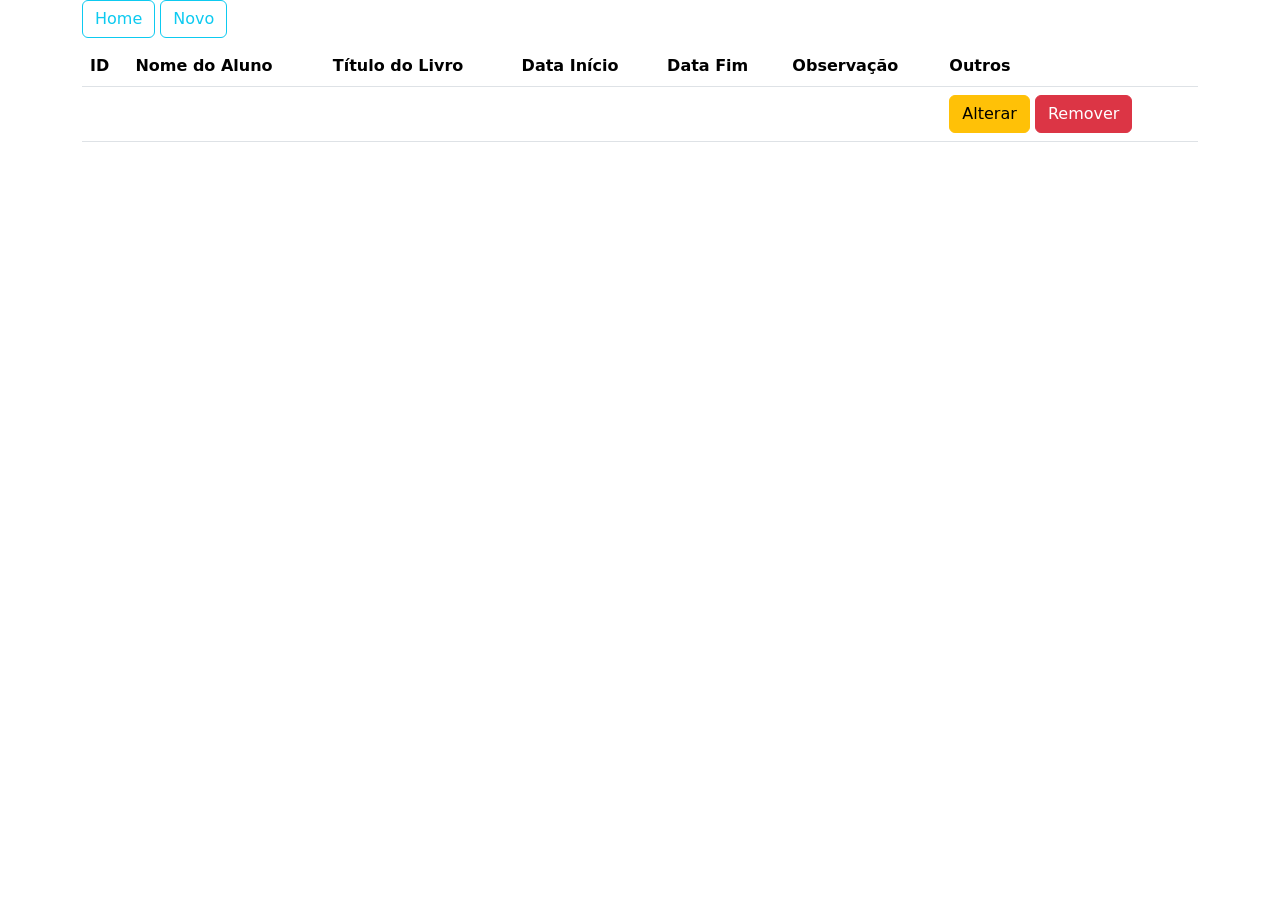
<file: src/main/resources/templates/reserva/lista.html>
<!DOCTYPE html>
<html lang="en" xmlns:th="http://www.thymeleaf.org">
<head>
    <meta charset="UTF-8">
    <title>Biblioteca</title>
    <meta name="viewport" content="width=device-width, initial-scale=1">
    <link href="https://cdn.jsdelivr.net/npm/bootstrap@5.3.0-alpha3/dist/css/bootstrap.min.css" rel="stylesheet"
          integrity="sha384-KK94CHFLLe+nY2dmCWGMq91rCGa5gtU4mk92HdvYe+M/SXH301p5ILy+dN9+nJOZ" crossorigin="anonymous">
</head>
<body>
<div class="container">
    <a type="button" class="btn btn-outline-info" th:href="@{/}">Home</a>
    <a type="button" class="btn btn-outline-info" th:href="@{/reserva/formulario}">Novo</a>
    <h1><span th:text="${listaReservas}"></span></h1>

    <table class="table">
        <thead>
        <tr>
            <th scope="col">ID</th>
            <th scope="col">Nome do Aluno</th>
            <th scope="col">Título do Livro</th>
            <th scope="col">Data Início</th>
            <th scope="col">Data Fim</th>
            <th scope="col">Observação</th>
            <th scope="col">Outros</th>
        </tr>
        </thead>
        <tbody>
        <tr th:each="reserva : ${listaDeReservas}">
            <th th:text="${reserva.id}"></th>
            <th th:text="${reserva.aluno.id}"></th>
            <th th:text="${reserva.livro.id}"></th>
            <th th:text="${#temporals.format(reserva.dataInicio,'dd/MM/yyyy)}"></th>
            <th th:text="${#temporals.format(reserva.dataFim,'dd/MM/yyyy)}"></th>
            <th th:text="${reserva.observacao}"></th>

            <td>
                <a th:href="@{'/reserva/alterar/' + ${reserva.id}}" type="button" class="btn btn-warning">Alterar</a>
                <a th:href="@{'/reserva/remover/' + ${reserva.id}}" type="button" class="btn btn-danger">Remover</a>
            </td>
        </tr>
        </tbody>
    </table>
</div>

<script src="https://cdn.jsdelivr.net/npm/bootstrap@5.3.0-alpha3/dist/js/bootstrap.bundle.min.js"
        integrity="sha384-ENjdO4Dr2bkBIFxQpeoTz1HIcje39Wm4jDKdf19U8gI4ddQ3GYNS7NTKfAdVQSZe"
        crossorigin="anonymous"></script>
</body>
</html>
</file>
